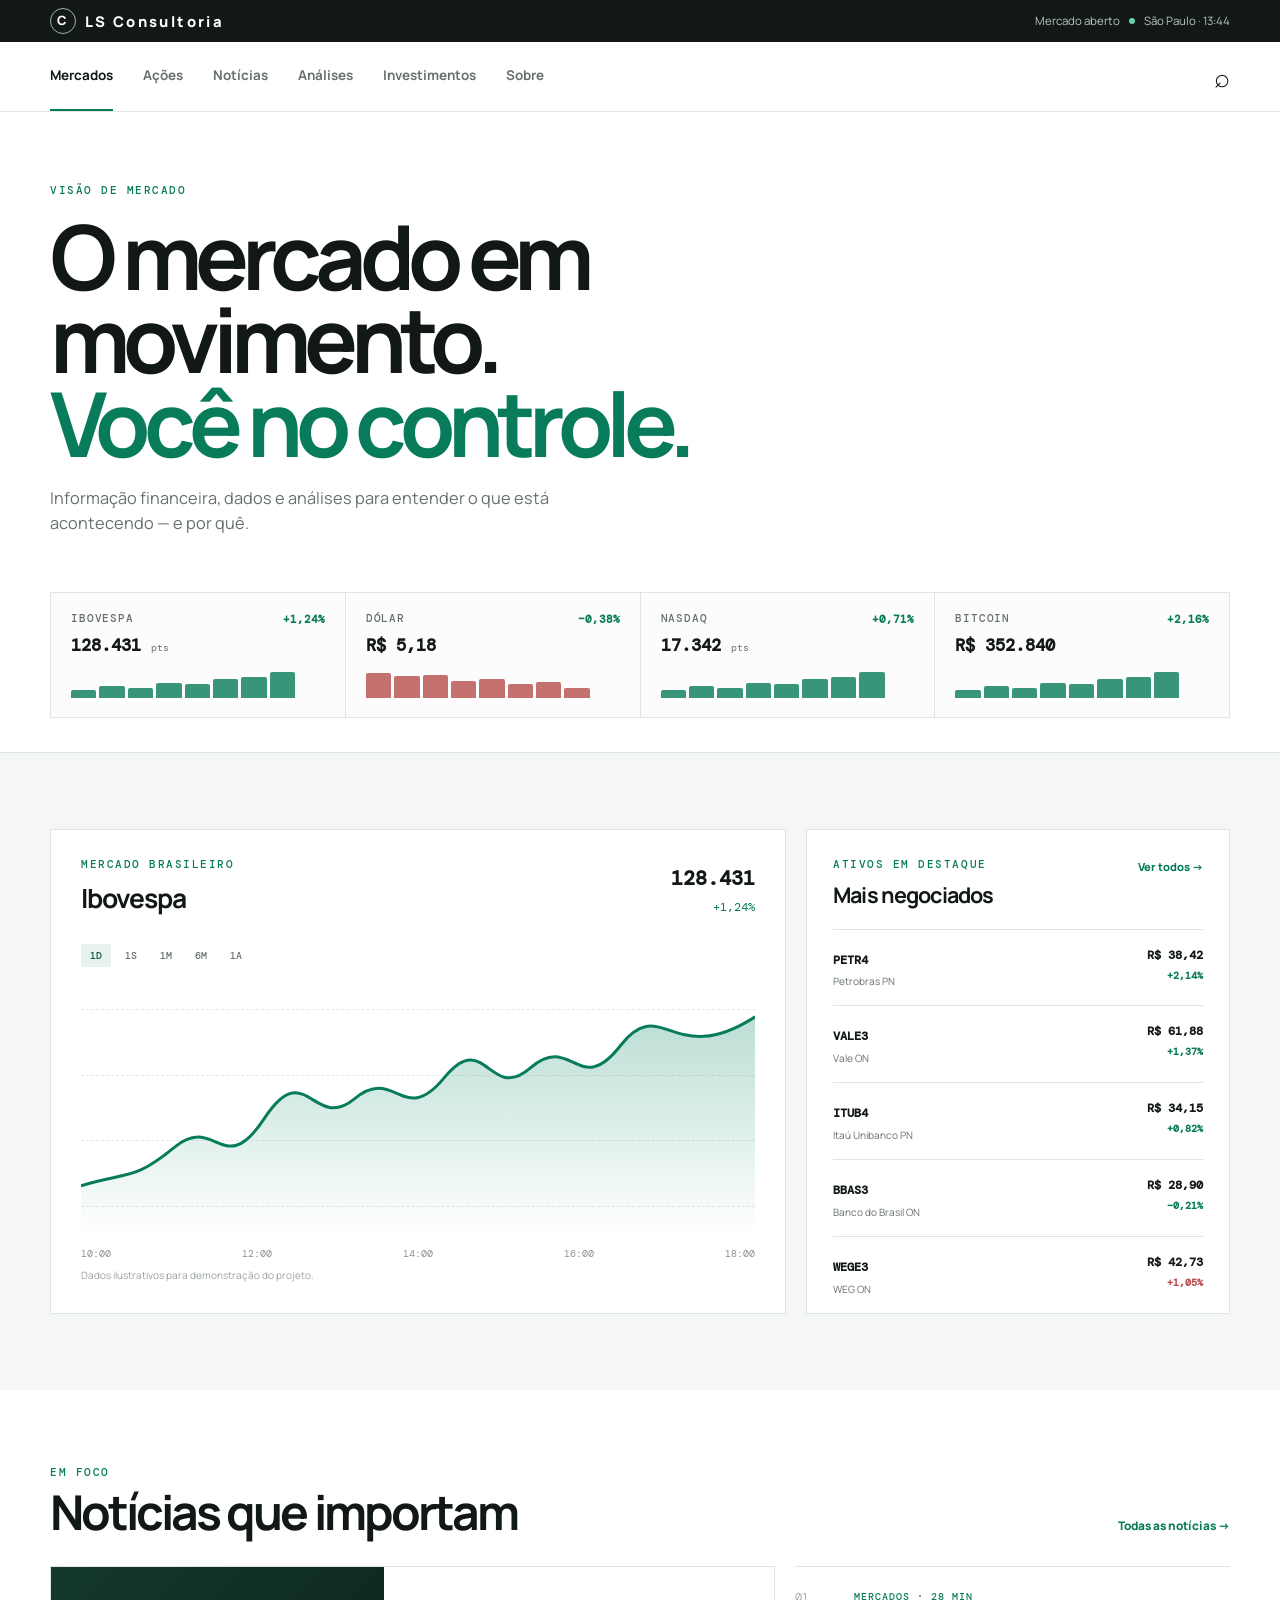
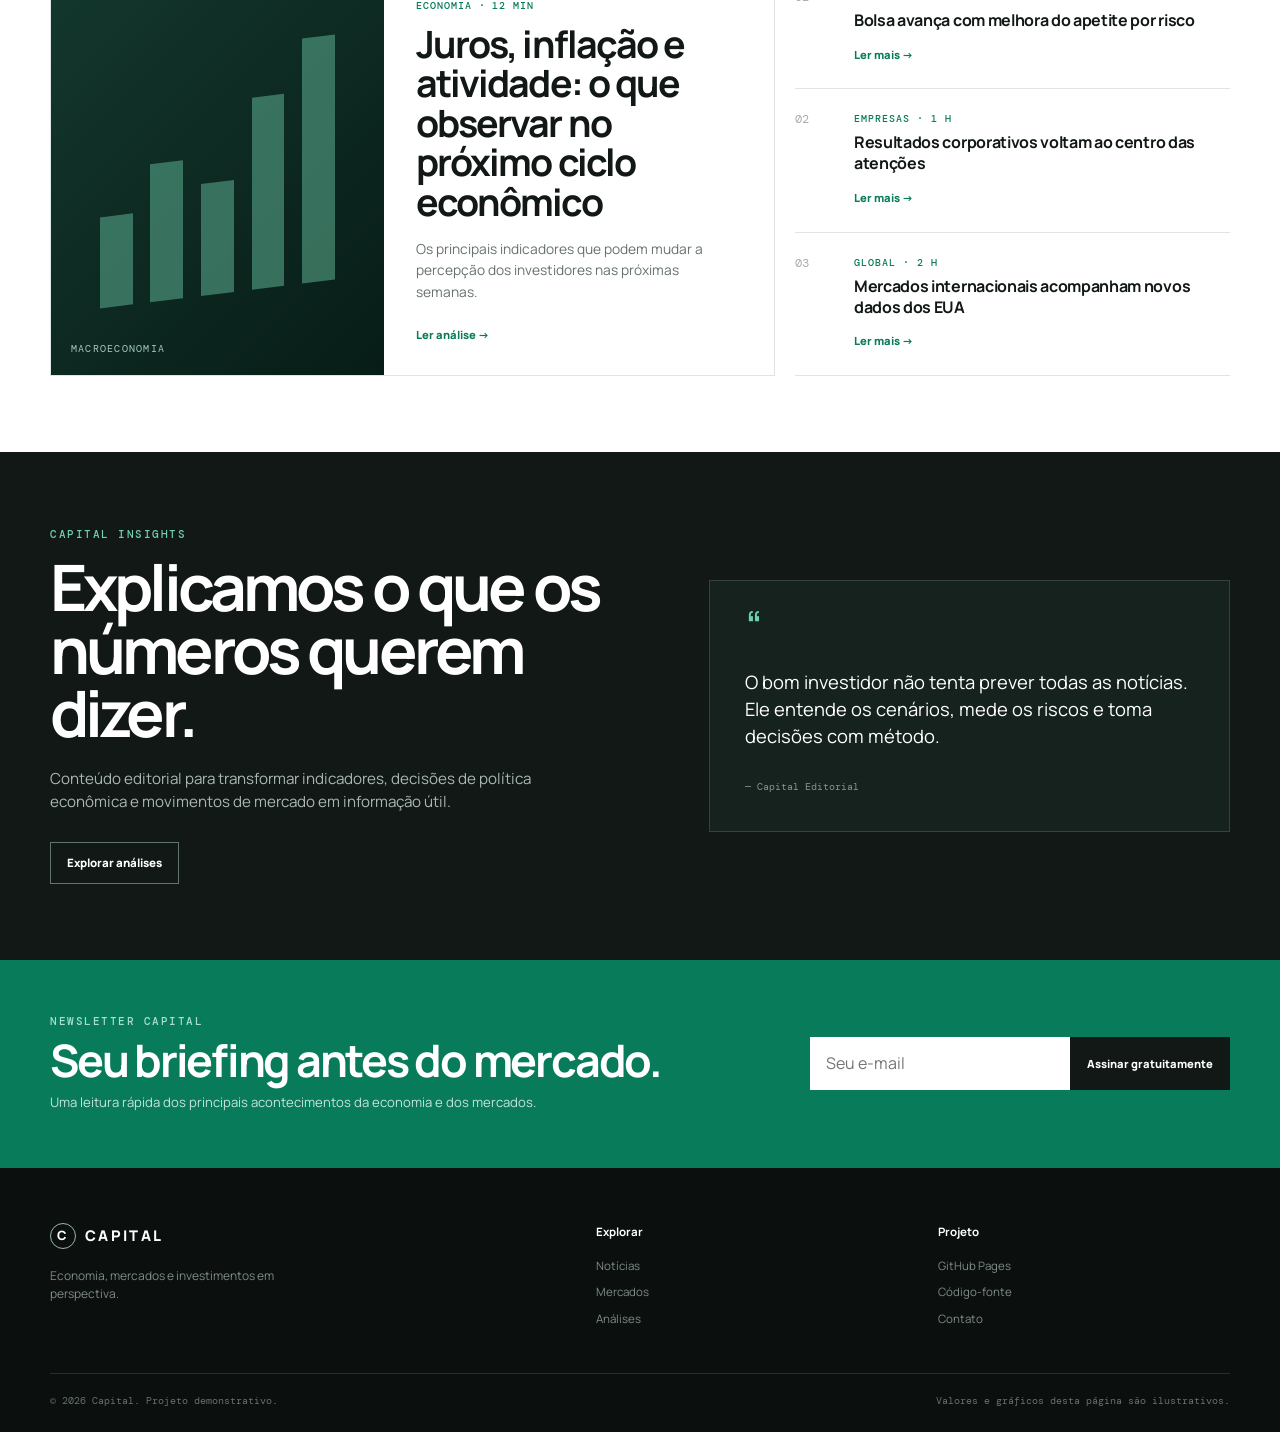
<file: index.html>
<!DOCTYPE html>
<html lang="pt-BR">
<head>
  <meta charset="UTF-8">
  <meta name="viewport" content="width=device-width, initial-scale=1.0">
  <meta name="description" content="Capital — portal financeiro moderno com notícias, mercado e investimentos.">
  <title>LS Consultoria — Portal Financeiro</title>
  <link rel="stylesheet" href="style.css">
</head>
<body>
  <header class="topbar">
    <div class="container topbar-inner">
      <a class="brand" href="#">
        <span class="brand-mark">C</span>
        <span>LS Consultoria</span>
      </a>
      <div class="topbar-info">
        <span>Mercado aberto</span>
        <span class="live-dot"></span>
        <span>São Paulo · 13:44</span>
      </div>
    </div>
  </header>

  <nav class="navbar">
    <div class="container nav-inner">
      <button class="menu-toggle" aria-label="Abrir menu" aria-expanded="false">
        <span></span><span></span><span></span>
      </button>
      <div class="nav-links">
        <a class="active" href="#inicio">Mercados</a>
        <a href="#acoes">Ações</a>
        <a href="#noticias">Notícias</a>
        <a href="#analises">Análises</a>
        <a href="#investimentos">Investimentos</a>
        <a href="#sobre">Sobre</a>
      </div>
      <a class="search" href="#buscar" aria-label="Pesquisar">⌕</a>
    </div>
  </nav>

  <main id="inicio">
    <section class="hero">
      <div class="container">
        <div class="hero-copy">
          <p class="kicker">VISÃO DE MERCADO</p>
          <h1>O mercado em movimento.<br><em>Você no controle.</em></h1>
          <p class="hero-subtitle">Informação financeira, dados e análises para entender o que está acontecendo — e por quê.</p>
        </div>

        <div class="ticker-grid" id="acoes">
          <article class="ticker-card">
            <div><span class="ticker-name">IBOVESPA</span><span class="ticker-value">+1,24%</span></div>
            <strong>128.431 <small>pts</small></strong>
            <div class="sparkline up" aria-hidden="true"><i></i><i></i><i></i><i></i><i></i><i></i><i></i><i></i></div>
          </article>
          <article class="ticker-card">
            <div><span class="ticker-name">DÓLAR</span><span class="ticker-value">−0,38%</span></div>
            <strong>R$ 5,18</strong>
            <div class="sparkline down" aria-hidden="true"><i></i><i></i><i></i><i></i><i></i><i></i><i></i><i></i></div>
          </article>
          <article class="ticker-card">
            <div><span class="ticker-name">NASDAQ</span><span class="ticker-value">+0,71%</span></div>
            <strong>17.342 <small>pts</small></strong>
            <div class="sparkline up" aria-hidden="true"><i></i><i></i><i></i><i></i><i></i><i></i><i></i><i></i></div>
          </article>
          <article class="ticker-card">
            <div><span class="ticker-name">BITCOIN</span><span class="ticker-value">+2,16%</span></div>
            <strong>R$ 352.840</strong>
            <div class="sparkline up" aria-hidden="true"><i></i><i></i><i></i><i></i><i></i><i></i><i></i><i></i></div>
          </article>
        </div>
      </div>
    </section>

    <section class="dashboard section">
      <div class="container dashboard-grid">
        <div class="chart-panel">
          <div class="panel-header">
            <div>
              <p class="kicker">MERCADO BRASILEIRO</p>
              <h2>Ibovespa</h2>
            </div>
            <div class="chart-price"><strong>128.431</strong><span>+1,24%</span></div>
          </div>
          <div class="chart-tabs"><button class="selected">1D</button><button>1S</button><button>1M</button><button>6M</button><button>1A</button></div>
          <div class="chart" aria-label="Gráfico ilustrativo do Ibovespa">
            <div class="gridline g1"></div><div class="gridline g2"></div><div class="gridline g3"></div><div class="gridline g4"></div>
            <svg viewBox="0 0 900 260" preserveAspectRatio="none" role="img">
              <defs>
                <linearGradient id="area" x1="0" y1="0" x2="0" y2="1">
                  <stop offset="0" stop-color="#0d8a66" stop-opacity=".28"/>
                  <stop offset="1" stop-color="#0d8a66" stop-opacity="0"/>
                </linearGradient>
              </defs>
              <path class="area" d="M0,210 C65,195 70,205 125,170 S190,205 245,140 S310,155 365,120 S430,150 485,98 S545,125 600,88 S665,120 720,65 S790,90 900,35 L900,260 L0,260 Z"/>
              <path class="line" d="M0,210 C65,195 70,205 125,170 S190,205 245,140 S310,155 365,120 S430,150 485,98 S545,125 600,88 S665,120 720,65 S790,90 900,35"/>
            </svg>
            <div class="chart-labels"><span>10:00</span><span>12:00</span><span>14:00</span><span>16:00</span><span>18:00</span></div>
          </div>
          <p class="disclaimer">Dados ilustrativos para demonstração do projeto.</p>
        </div>

        <aside class="market-list">
          <div class="panel-header compact">
            <div><p class="kicker">ATIVOS EM DESTAQUE</p><h2>Mais negociados</h2></div>
            <a href="#">Ver todos →</a>
          </div>
          <div class="asset"><div><b>PETR4</b><small>Petrobras PN</small></div><strong>R$ 38,42 <span>+2,14%</span></strong></div>
          <div class="asset"><div><b>VALE3</b><small>Vale ON</small></div><strong>R$ 61,88 <span>+1,37%</span></strong></div>
          <div class="asset"><div><b>ITUB4</b><small>Itaú Unibanco PN</small></div><strong>R$ 34,15 <span>+0,82%</span></strong></div>
          <div class="asset"><div><b>BBAS3</b><small>Banco do Brasil ON</small></div><strong>R$ 28,90 <span>−0,21%</span></strong></div>
          <div class="asset"><div><b>WEGE3</b><small>WEG ON</small></div><strong>R$ 42,73 <span>+1,05%</span></strong></div>
        </aside>
      </div>
    </section>

    <section class="news section" id="noticias">
      <div class="container">
        <div class="section-title">
          <div><p class="kicker">EM FOCO</p><h2>Notícias que importam</h2></div>
          <a href="#">Todas as notícias →</a>
        </div>

        <div class="news-grid">
          <article class="lead-news">
            <div class="image-placeholder">
              <span>MACROECONOMIA</span>
              <div class="abstract-bars"><i></i><i></i><i></i><i></i><i></i></div>
            </div>
            <div class="news-content">
              <p class="meta">ECONOMIA · 12 MIN</p>
              <h3>Juros, inflação e atividade: o que observar no próximo ciclo econômico</h3>
              <p>Os principais indicadores que podem mudar a percepção dos investidores nas próximas semanas.</p>
              <a href="#">Ler análise →</a>
            </div>
          </article>

          <div class="side-news">
            <article class="news-item">
              <span class="news-number">01</span>
              <div><p class="meta">MERCADOS · 28 MIN</p><h3>Bolsa avança com melhora do apetite por risco</h3><a href="#">Ler mais →</a></div>
            </article>
            <article class="news-item">
              <span class="news-number">02</span>
              <div><p class="meta">EMPRESAS · 1 H</p><h3>Resultados corporativos voltam ao centro das atenções</h3><a href="#">Ler mais →</a></div>
            </article>
            <article class="news-item">
              <span class="news-number">03</span>
              <div><p class="meta">GLOBAL · 2 H</p><h3>Mercados internacionais acompanham novos dados dos EUA</h3><a href="#">Ler mais →</a></div>
            </article>
          </div>
        </div>
      </div>
    </section>

    <section class="insights section" id="analises">
      <div class="container insight-grid">
        <div>
          <p class="kicker">CAPITAL INSIGHTS</p>
          <h2>Explicamos o que os números querem dizer.</h2>
          <p class="insight-copy">Conteúdo editorial para transformar indicadores, decisões de política econômica e movimentos de mercado em informação útil.</p>
          <a class="outline-button" href="Estudos/volatilidade-implicita-vale.html" class="btn">Explorar análises
            
</a>
        </div>
        <div class="quote-card">
          <span class="quote-mark">“</span>
          <p>O bom investidor não tenta prever todas as notícias. Ele entende os cenários, mede os riscos e toma decisões com método.</p>
          <small>— Capital Editorial</small>
        </div>
      </div>
    </section>

    <section class="newsletter" id="investimentos">
      <div class="container newsletter-inner">
        <div><p class="kicker">NEWSLETTER CAPITAL</p><h2>Seu briefing antes do mercado.</h2><p>Uma leitura rápida dos principais acontecimentos da economia e dos mercados.</p></div>
        <form><input type="email" placeholder="Seu e-mail" aria-label="Seu e-mail" required><button type="submit">Assinar gratuitamente</button></form>
      </div>
    </section>
  </main>

  <footer class="footer" id="sobre">
    <div class="container footer-grid">
      <div><a class="brand" href="#"><span class="brand-mark">C</span><span>CAPITAL</span></a><p>Economia, mercados e investimentos em perspectiva.</p></div>
      <div><b>Explorar</b><a href="#noticias">Notícias</a><a href="#acoes">Mercados</a><a href="#analises">Análises</a></div>
      <div><b>Projeto</b><a href="#">GitHub Pages</a><a href="#">Código-fonte</a><a href="#">Contato</a></div>
    </div>
    <div class="container footer-bottom"><span>© 2026 Capital. Projeto demonstrativo.</span><span>Valores e gráficos desta página são ilustrativos.</span></div>
  </footer>

  <script>
    const menu = document.querySelector('.menu-toggle');
    const links = document.querySelector('.nav-links');
    menu.addEventListener('click', () => {
      const open = links.classList.toggle('open');
      menu.setAttribute('aria-expanded', open);
    });
    links.querySelectorAll('a').forEach(link => link.addEventListener('click', () => {
      links.classList.remove('open');
      menu.setAttribute('aria-expanded', 'false');
    }));
  </script>
</body>
</html>
</file>
<file: style.css>
@import url('https://fonts.googleapis.com/css2?family=DM+Mono:wght@400;500&family=Manrope:wght@400;500;600;700;800&display=swap');

:root {
  --ink: #111815;
  --muted: #66716c;
  --paper: #f5f7f5;
  --white: #ffffff;
  --line: #dfe5e1;
  --green: #087b5a;
  --green-dark: #075a43;
  --green-soft: #e7f1ed;
  --red: #b74c4c;
  --max: 1180px;
}

* { box-sizing: border-box; margin: 0; padding: 0; }
html { scroll-behavior: smooth; }
body {
  background: var(--paper);
  color: var(--ink);
  font-family: Manrope, system-ui, sans-serif;
  line-height: 1.55;
}
a { color: inherit; text-decoration: none; }
button, input { font: inherit; }

.container { width: min(calc(100% - 48px), var(--max)); margin-inline: auto; }

.topbar { background: var(--ink); color: #fff; }
.topbar-inner { min-height: 42px; display: flex; justify-content: space-between; align-items: center; }
.brand { display: inline-flex; align-items: center; gap: 9px; font-weight: 800; letter-spacing: .16em; font-size: .92rem; }
.brand-mark {
  width: 26px; height: 26px; display: grid; place-items: center;
  border: 1px solid #9ab7ac; border-radius: 50%; font-size: .8rem;
}
.topbar-info { display: flex; align-items: center; gap: 9px; color: #b8c3be; font-size: .72rem; }
.live-dot { width: 6px; height: 6px; border-radius: 50%; background: #62d5a9; }

.navbar { background: var(--white); border-bottom: 1px solid var(--line); position: sticky; top: 0; z-index: 20; }
.nav-inner { min-height: 66px; display: flex; align-items: center; justify-content: space-between; }
.nav-links { display: flex; gap: 30px; align-items: center; }
.nav-links a { color: var(--muted); font-size: .84rem; font-weight: 700; padding: 23px 0; border-bottom: 2px solid transparent; }
.nav-links a:hover, .nav-links a.active { color: var(--ink); border-color: var(--green); }
.search { font-size: 1.7rem; line-height: 1; }
.menu-toggle { display: none; border: 0; background: none; width: 34px; cursor: pointer; }
.menu-toggle span { display: block; height: 2px; background: var(--ink); margin: 5px 0; }

.hero { background: var(--white); border-bottom: 1px solid var(--line); padding: 72px 0 34px; }
.kicker { color: var(--green); font: 500 .68rem/1.2 "DM Mono", monospace; letter-spacing: .14em; }
.hero h1 { font-size: clamp(3rem, 7vw, 6.6rem); line-height: .93; letter-spacing: -.075em; margin: 17px 0 22px; max-width: 950px; }
.hero h1 em { color: var(--green); font-style: normal; }
.hero-subtitle { color: var(--muted); max-width: 590px; font-size: 1.02rem; }

.ticker-grid { display: grid; grid-template-columns: repeat(4, 1fr); margin-top: 56px; border: 1px solid var(--line); border-right: 0; }
.ticker-card { padding: 19px 20px; background: #fbfcfb; border-right: 1px solid var(--line); }
.ticker-card > div:first-child { display: flex; justify-content: space-between; gap: 10px; margin-bottom: 7px; }
.ticker-name { font: 500 .66rem "DM Mono", monospace; letter-spacing: .08em; color: var(--muted); }
.ticker-value { font: 600 .7rem "DM Mono", monospace; color: var(--green); }
.ticker-card strong { font: 800 1.05rem "DM Mono", monospace; }
.ticker-card small { color: var(--muted); font-size: .65rem; font-weight: 400; }
.sparkline { height: 28px; display: flex; align-items: end; gap: 3px; margin-top: 12px; }
.sparkline i { display: block; width: 10%; background: var(--green); opacity: .8; border-radius: 2px 2px 0 0; }
.sparkline i:nth-child(1) { height: 30%; }.sparkline i:nth-child(2) { height: 45%; }.sparkline i:nth-child(3) { height: 35%; }.sparkline i:nth-child(4) { height: 55%; }.sparkline i:nth-child(5) { height: 50%; }.sparkline i:nth-child(6) { height: 68%; }.sparkline i:nth-child(7) { height: 75%; }.sparkline i:nth-child(8) { height: 95%; }
.sparkline.down i { background: var(--red); }
.sparkline.down i:nth-child(1) { height: 90%; }.sparkline.down i:nth-child(2) { height: 78%; }.sparkline.down i:nth-child(3) { height: 84%; }.sparkline.down i:nth-child(4) { height: 60%; }.sparkline.down i:nth-child(5) { height: 70%; }.sparkline.down i:nth-child(6) { height: 50%; }.sparkline.down i:nth-child(7) { height: 58%; }.sparkline.down i:nth-child(8) { height: 38%; }
.sparkline.down + * { color: var(--red); }

.section { padding: 76px 0; }
.dashboard { background: var(--paper); }
.dashboard-grid { display: grid; grid-template-columns: 1.65fr .95fr; gap: 20px; }
.chart-panel, .market-list { background: var(--white); border: 1px solid var(--line); }
.chart-panel { padding: 28px 30px 20px; }
.panel-header { display: flex; justify-content: space-between; gap: 20px; align-items: end; }
.panel-header h2 { font-size: 1.65rem; letter-spacing: -.04em; margin-top: 7px; }
.chart-price { text-align: right; font-family: "DM Mono", monospace; }
.chart-price strong { display: block; font-size: 1.25rem; }
.chart-price span { color: var(--green); font-size: .72rem; }
.chart-tabs { display: flex; gap: 5px; margin: 25px 0 8px; }
.chart-tabs button { border: 0; background: transparent; color: var(--muted); font: 500 .65rem "DM Mono", monospace; padding: 5px 9px; cursor: pointer; }
.chart-tabs .selected { background: var(--green-soft); color: var(--green-dark); }
.chart { height: 285px; position: relative; overflow: hidden; }
.gridline { position: absolute; left: 0; right: 0; border-top: 1px dashed #e5e9e6; }
.g1 { top: 12%; }.g2 { top: 35%; }.g3 { top: 58%; }.g4 { top: 81%; }
.chart svg { position: absolute; inset: 8px 0 26px; width: 100%; height: calc(100% - 34px); }
.chart .line { fill: none; stroke: var(--green); stroke-width: 3; vector-effect: non-scaling-stroke; }
.chart .area { fill: url(#area); }
.chart-labels { position: absolute; bottom: 0; left: 0; right: 0; display: flex; justify-content: space-between; color: #89928e; font: .62rem "DM Mono", monospace; }
.disclaimer { color: #9aa29e; font-size: .63rem; margin-top: 8px; }
.market-list { padding: 28px 26px 0; }
.panel-header.compact { align-items: start; margin-bottom: 17px; }
.panel-header.compact h2 { font-size: 1.35rem; }
.panel-header.compact a { color: var(--green); font-size: .7rem; font-weight: 800; }
.asset { display: flex; justify-content: space-between; gap: 15px; padding: 17px 0; border-top: 1px solid var(--line); font-family: "DM Mono", monospace; }
.asset b { font-size: .78rem; }
.asset small { display: block; color: var(--muted); font: .63rem Manrope, sans-serif; margin-top: 3px; }
.asset > strong { text-align: right; font-size: .72rem; }
.asset strong span { display: block; color: var(--green); font-size: .62rem; margin-top: 3px; }
.asset:last-child strong span { color: var(--red); }

.news { background: var(--white); }
.section-title { display: flex; justify-content: space-between; align-items: end; gap: 20px; margin-bottom: 30px; }
.section-title h2 { font-size: clamp(2rem, 4vw, 3rem); letter-spacing: -.06em; line-height: 1; margin-top: 9px; }
.section-title > a { color: var(--green); font-size: .74rem; font-weight: 800; }
.news-grid { display: grid; grid-template-columns: 1.25fr .75fr; gap: 20px; }
.lead-news { border: 1px solid var(--line); display: grid; grid-template-columns: .92fr 1.08fr; }
.image-placeholder { min-height: 360px; background: linear-gradient(135deg, #14382e, #071c16); position: relative; overflow: hidden; display: flex; align-items: end; padding: 20px; color: #a7c9bb; font: .64rem "DM Mono", monospace; letter-spacing: .12em; }
.abstract-bars { position: absolute; inset: 15% 12% 20% 12%; display: flex; align-items: end; justify-content: center; gap: 7%; opacity: .55; transform: skewY(-7deg); }
.abstract-bars i { width: 13%; background: #5cae90; }
.abstract-bars i:nth-child(1) { height: 34%; }.abstract-bars i:nth-child(2) { height: 52%; }.abstract-bars i:nth-child(3) { height: 42%; }.abstract-bars i:nth-child(4) { height: 72%; }.abstract-bars i:nth-child(5) { height: 92%; }
.news-content { padding: 32px; display: flex; flex-direction: column; justify-content: center; }
.meta { color: var(--green); font: 500 .62rem "DM Mono", monospace; letter-spacing: .1em; }
.news-content h3 { font-size: clamp(1.5rem, 3vw, 2.35rem); line-height: 1.05; letter-spacing: -.05em; margin: 12px 0 17px; }
.news-content > p:not(.meta) { color: var(--muted); font-size: .86rem; margin-bottom: 24px; }
.news-content a, .news-item a { color: var(--green); font-size: .7rem; font-weight: 800; }
.side-news { border-top: 1px solid var(--line); }
.news-item { display: grid; grid-template-columns: 44px 1fr; gap: 15px; padding: 23px 0; border-bottom: 1px solid var(--line); }
.news-number { color: #a5aeaa; font: .72rem "DM Mono", monospace; }
.news-item h3 { font-size: 1rem; line-height: 1.3; letter-spacing: -.02em; margin: 7px 0 10px; }

.insights { background: var(--ink); color: #fff; }
.insight-grid { display: grid; grid-template-columns: 1fr .9fr; gap: 80px; align-items: center; }
.insights .kicker { color: #6fd0ad; }
.insights h2 { font-size: clamp(2.3rem, 5vw, 4.2rem); line-height: .98; letter-spacing: -.06em; max-width: 650px; margin: 15px 0 22px; }
.insight-copy { color: #aab7b2; max-width: 540px; font-size: .95rem; margin-bottom: 28px; }
.outline-button { display: inline-block; border: 1px solid #60766d; padding: 11px 16px; font-size: .72rem; font-weight: 800; }
.outline-button:hover { background: #fff; color: var(--ink); }
.quote-card { border: 1px solid #34433d; padding: 35px; background: #16221e; }
.quote-mark { color: #6fd0ad; font-size: 3rem; line-height: .5; }
.quote-card p { font-size: 1.15rem; line-height: 1.45; margin: 17px 0 22px; }
.quote-card small { color: #87958f; font: .65rem "DM Mono", monospace; }

.newsletter { background: var(--green); color: #fff; padding: 55px 0; }
.newsletter-inner { display: flex; justify-content: space-between; align-items: center; gap: 45px; }
.newsletter .kicker { color: #a9dfcd; }
.newsletter h2 { font-size: clamp(1.8rem, 4vw, 2.8rem); letter-spacing: -.05em; line-height: 1; margin: 10px 0 10px; }
.newsletter-inner p:last-child { color: #c6e4d9; font-size: .82rem; }
.newsletter form { display: flex; min-width: min(100%, 420px); }
.newsletter input { width: 100%; border: 0; padding: 14px 16px; outline: none; }
.newsletter button { border: 0; background: var(--ink); color: #fff; padding: 0 17px; font-size: .7rem; font-weight: 800; cursor: pointer; white-space: nowrap; }

.footer { background: #0b100e; color: #fff; padding: 55px 0 25px; }
.footer-grid { display: grid; grid-template-columns: 1.7fr 1fr 1fr; gap: 50px; }
.footer-grid > div { display: flex; flex-direction: column; gap: 9px; }
.footer-grid > div:first-child p { color: #7f8c86; max-width: 280px; font-size: .75rem; margin-top: 9px; }
.footer-grid b { color: #fff; font-size: .72rem; margin-bottom: 7px; }
.footer-grid a:not(.brand) { color: #7f8c86; font-size: .72rem; }
.footer-grid a:hover { color: #fff; }
.footer-bottom { display: flex; justify-content: space-between; gap: 20px; border-top: 1px solid #27302c; padding-top: 20px; margin-top: 45px; color: #66716c; font: .6rem "DM Mono", monospace; }

@media (max-width: 900px) {
  .nav-links { gap: 17px; }
  .dashboard-grid, .news-grid, .insight-grid { grid-template-columns: 1fr; }
  .ticker-grid { grid-template-columns: repeat(2, 1fr); }
  .lead-news { grid-template-columns: 1fr; }
  .image-placeholder { min-height: 240px; }
  .insight-grid { gap: 40px; }
  .newsletter-inner { align-items: stretch; flex-direction: column; }
}
@media (max-width: 680px) {
  .container { width: min(calc(100% - 30px), var(--max)); }
  .topbar-info { display: none; }
  .navbar { position: relative; }
  .nav-inner { min-height: 58px; }
  .menu-toggle { display: block; }
  .nav-links { display: none; position: absolute; left: 15px; right: 15px; top: 58px; background: #fff; border: 1px solid var(--line); box-shadow: 0 12px 25px #11181512; padding: 8px 18px; flex-direction: column; align-items: stretch; gap: 0; }
  .nav-links.open { display: flex; }
  .nav-links a { padding: 13px 0; border-bottom: 1px solid var(--line); }
  .nav-links a:last-child { border: 0; }
  .hero { padding-top: 48px; }
  .hero h1 { font-size: 3.2rem; }
  .ticker-grid { grid-template-columns: 1fr; border-right: 1px solid var(--line); }
  .ticker-card { border-right: 0; border-bottom: 1px solid var(--line); }
  .ticker-card:last-child { border-bottom: 0; }
  .section { padding: 55px 0; }
  .panel-header, .section-title { align-items: start; flex-direction: column; }
  .chart-panel { padding: 23px 18px 18px; }
  .market-list { padding: 23px 18px 0; }
  .chart { height: 230px; }
  .news-content { padding: 24px; }
  .newsletter form { min-width: 0; flex-direction: column; gap: 8px; }
  .newsletter button { padding: 13px; }
  .footer-grid { grid-template-columns: 1fr 1fr; }
  .footer-grid > div:first-child { grid-column: span 2; }
  .footer-bottom { flex-direction: column; }
}
</file>
